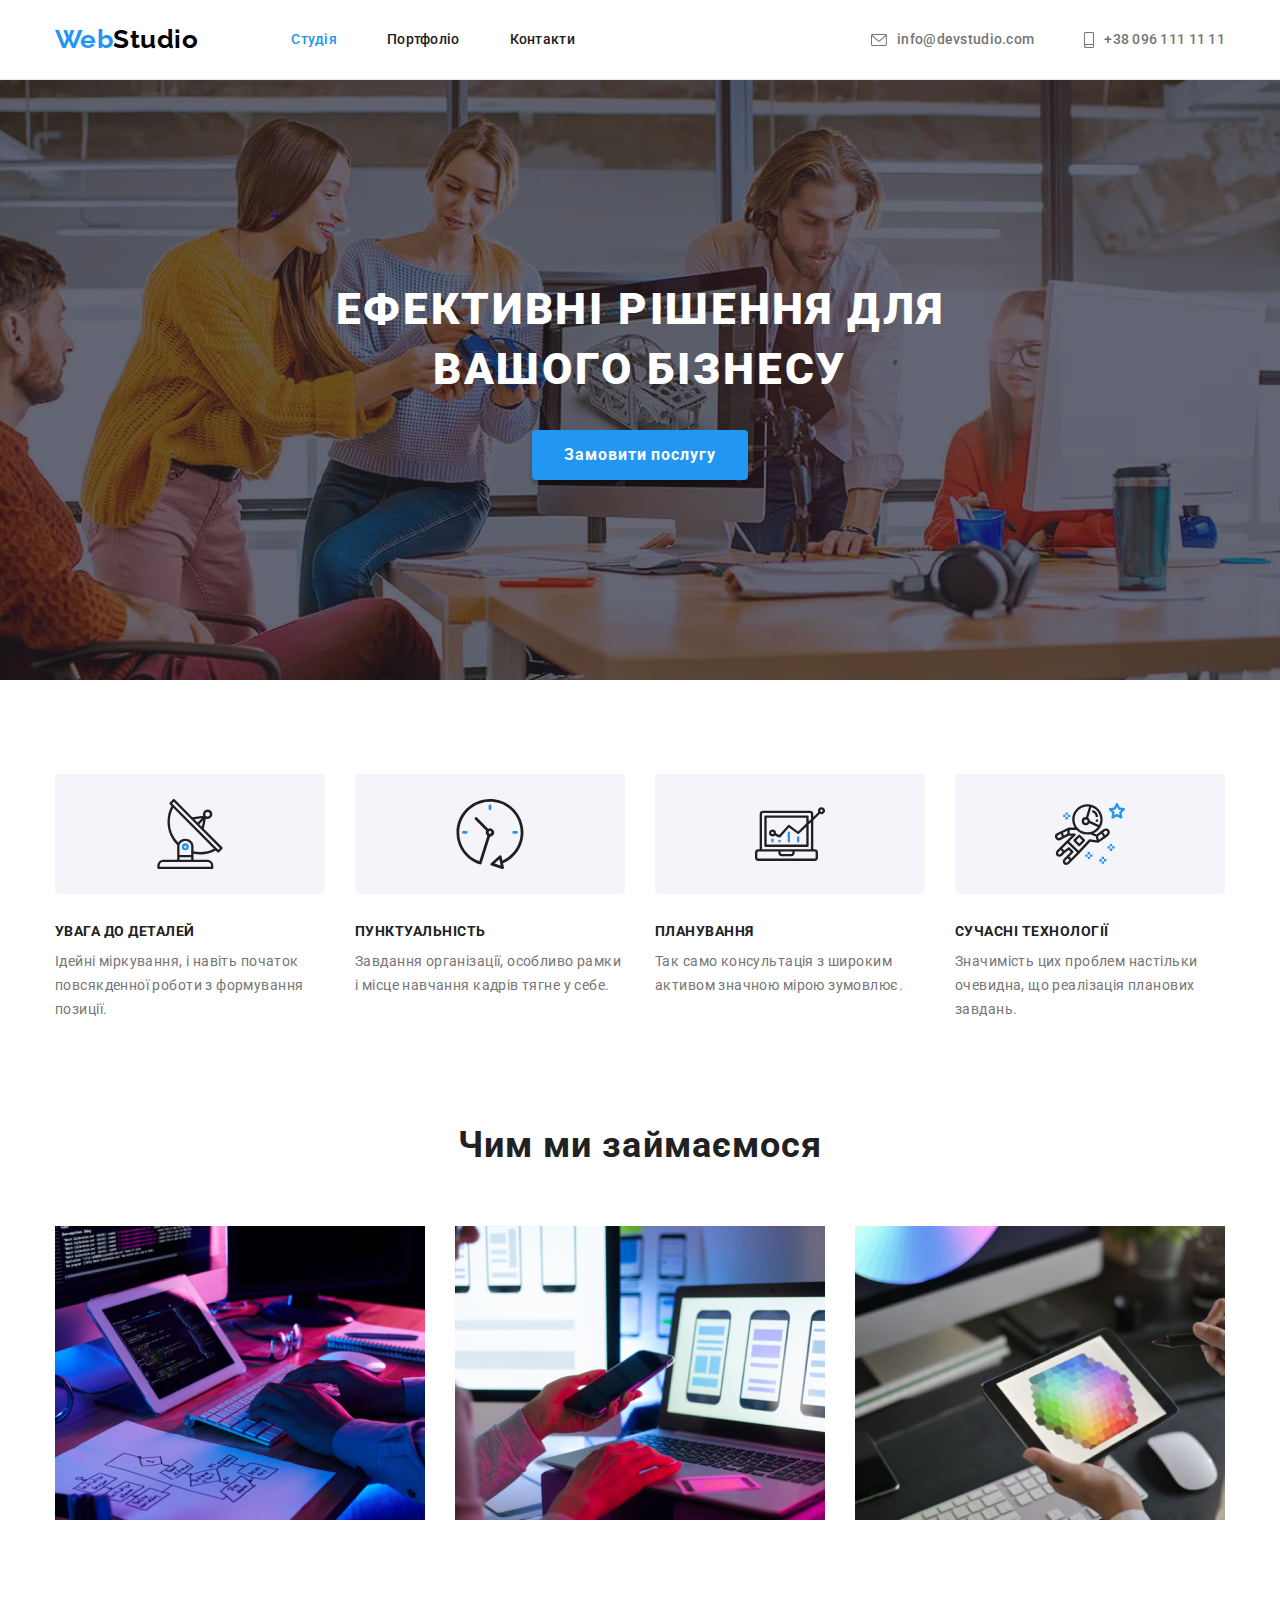
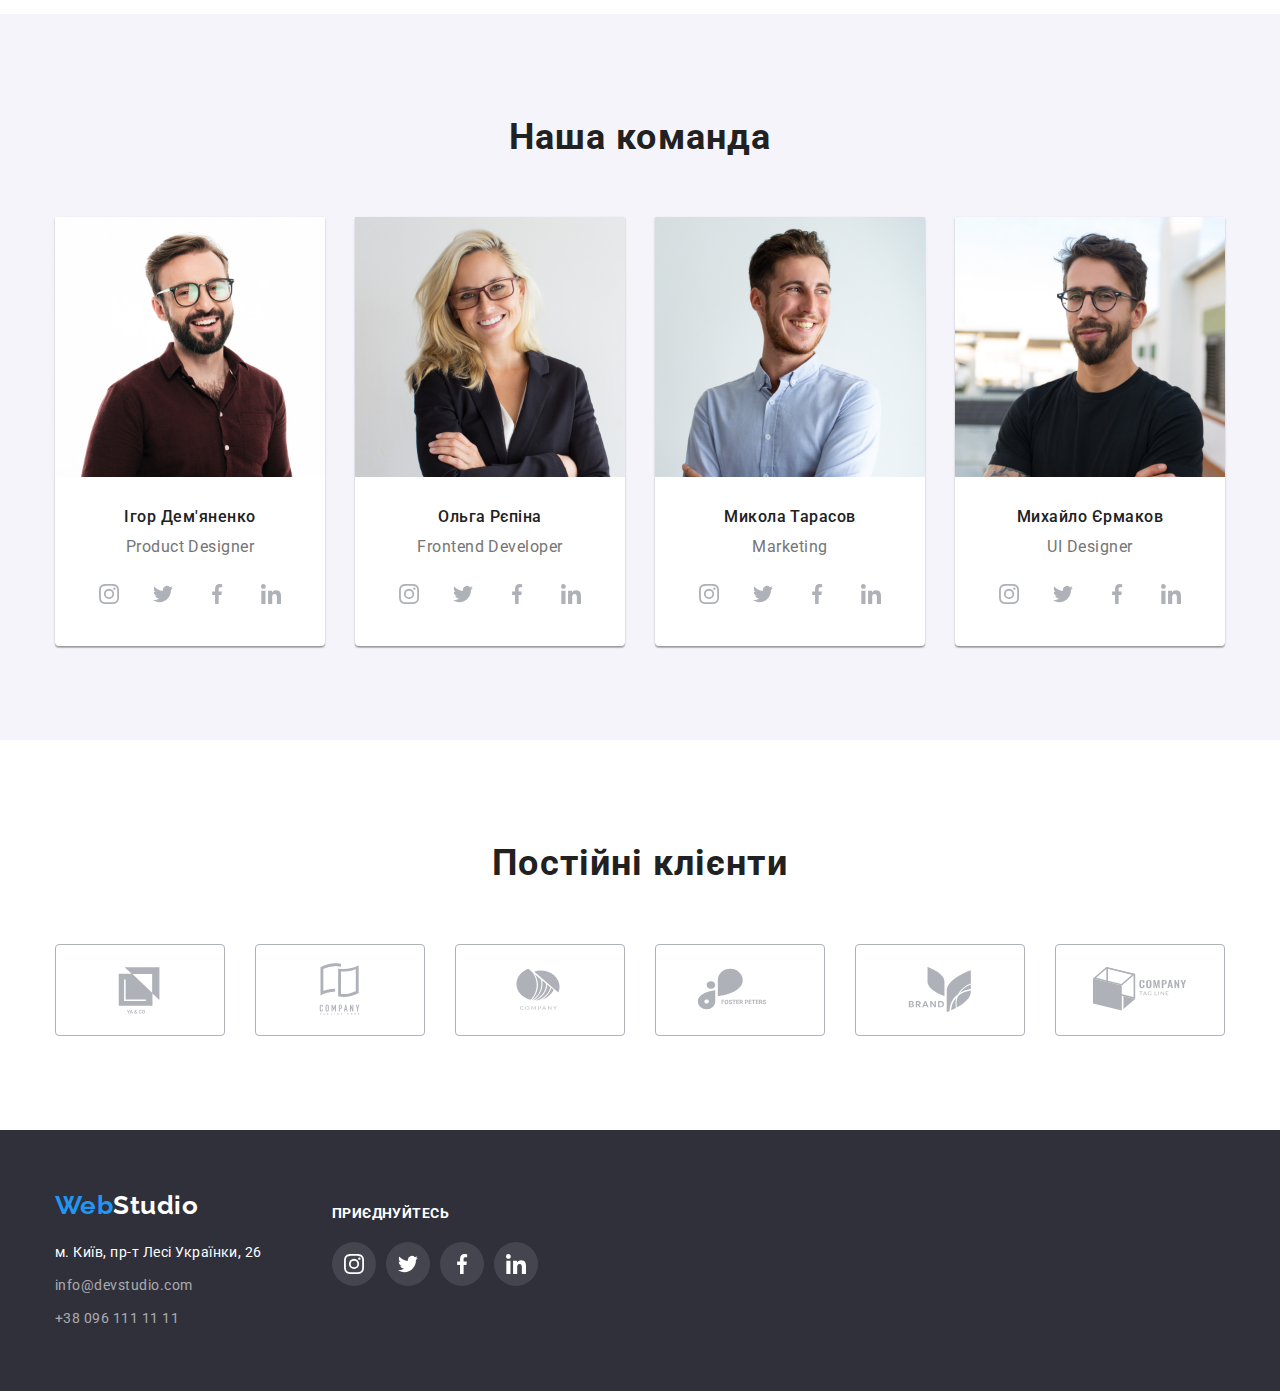
<file: index.html>
<!DOCTYPE html>
<html lang="uk">
<head>
    <meta charset="UTF-8">
    <meta http-equiv="X-UA-Compatible" content="IE=edge">
    <meta name="viewport" content="width=device-width, initial-scale=1.0">
    <title>Studio</title>
    <link href="https://fonts.googleapis.com/css2?family=Raleway:wght@700&family=Roboto:wght@400;500;700;900&display=swap"
            rel="stylesheet">
    <link rel="stylesheet" href="https://cdnjs.cloudflare.com/ajax/libs/modern-normalize/1.1.0/modern-normalize.min.css">
    <link rel="stylesheet" href="./css/styles.css">
</head>

    <!-- Шапка -->
    <header class="header">
        <div class="container main-helmet">
            <nav class="helmet">
                <a href="./index.html">
                    <span class="logo-one">Web</span><span class="logo-head-two">Studio</span>
                </a>
                <ul class="header-nav">
                    <li class="head-item"><a class="head-link active-link" href="./index.html">Студія</a></li>
                    <li class="head-item"><a class="head-link" href="./portfolio.html">Портфоліо</a></li>
                    <li class="head-item"><a class="head-link" href="">Контакти</a></li>
                </ul>
            </nav>

            <ul class="header-contacts">
                <li class="contact-item">
                    <a class="contact-link" href="mailto:info@devstudio.com">
                        <svg class="head-icon" width="16" height="12">
                            <use href="./images/icons.svg#head-envelope"></use>
                        </svg> 
                        info@devstudio.com
                    </a>
                </li>
                <li class="contact-item">
                    <a class="contact-link" href="tel:+380961111111">
                        <svg class="head-icon" width="10" height="16">
                            <use href="./images/icons.svg#head-smartphone"></use>
                        </svg> 
                        +38 096 111 11 11
                    </a>
                </li>
            </ul>
        </div>
    </header>

    <main> 
    <!--Стартовый экран  -->
        <section class="hero hero-back">
            <div class="container">
                <h1 class="hero-title">ЕФЕКТИВНІ РІШЕННЯ ДЛЯ<br>ВАШОГО БІЗНЕСУ</h1>
                <button class="hero-button" type="button">Замовити послугу</button>
            </div>       
        </section>

    <!--  Перечень преимуществ-->
        <section class="section">
            <div class="container">
                <h2 class="hidden">Перелік</h2>
                <ul class="edge-list">
                    <li class="edge-item">
                        <div class="edge-block">
                            <svg class="edge-icon" width="70" height="70">
                                <use href="./images/icons.svg#edge-antenna"></use>
                            </svg>
                        </div>
                        <h3 class="edge-title">УВАГА ДО ДЕТАЛЕЙ</h3>
                        <p class="edge-text">Ідейні міркування, і навіть початок повсякденної роботи з формування позиції.</p>
                    </li>
                    <li class="edge-item">
                        <div class="edge-block">
                            <svg class="edge-icon" width="70" height="70">
                                <use href="./images/icons.svg#edge-clock"></use>
                            </svg>
                        </div>
                        <h3 class="edge-title">ПУНКТУАЛЬНІСТЬ</h3>
                        <p class="edge-text">Завдання організації, особливо рамки і місце навчання кадрів тягне у себе.</p>
                    </li>
                    <li class="edge-item">
                        <div class="edge-block">
                            <svg class="edge-icon" width="70" height="70">
                                <use href="./images/icons.svg#edge-diagram"></use>
                            </svg>
                        </div>
                        <h3 class="edge-title">ПЛАНУВАННЯ</h3>
                        <p class="edge-text">Так само консультація з широким активом значною мірою зумовлює.</p>
                    </li>
                    <li class="edge-item">
                        <div class="edge-block">
                            <svg class="edge-icon" width="70" height="70">
                                <use href="./images/icons.svg#edge-astronaut"></use>
                            </svg>
                        </div>
                        <h3 class="edge-title">СУЧАСНІ ТЕХНОЛОГІЇ</h3>
                        <p class="edge-text">Значимість цих проблем настільки очевидна, що реалізація планових завдань.</p>
                    </li>
                </ul>
            </div>
        </section>

    <!-- Чем мы занимаемся -->
        <section class="section bussines">
            <div class="container">
                <h2 class="bussines-title">Чим ми займаємося</h2>
                <ul class="bussines-list">
                    <li>
                            <img src="./images/box_1.png" 
                            alt="людина за роботою" 
                            width="370">
                    </li>
                    <li>
                            <img src="./images/box_2.png" 
                            alt="людина, ноутбук та смартфон"
                            width="370">
                    </li>
                    <li>
                            <img src="./images/box_3.png" 
                            alt="людина та планшет з палітрою" 
                            width="370">
                    </li>
                </ul>
            </div>
        </section>

    <!-- Наша команда -->
        <section class="section our-team">
            <div class="container">
                <h2 class="our-team-title">Наша команда</h2>
                <ul class="our-team-list">
                    <li class="our-team-item">
                        <img src="./images/01_igor.jpg" alt="Ігор Дем'яненко" width="270">
                        <div class="team-wadding">
                            <h3 class="team-title">Ігор Дем'яненко</h3>
                            <p class="our-team-text" lang="en">Product Designer</p>
                            <ul class="team-social">
                                <li>
                                    <a class="link-socail" target="_blank" rel="noopener noreferrer" href="">
                                        <svg class="team-icon" width="20" height="20">
                                            <use href="./images/icons.svg#team-instagram"></use>
                                        </svg>
                                    </a>
                                </li>
                                <li>
                                    <a class="link-socail" target="_blank" rel="noopener noreferrer" href="">
                                        <svg class="team-icon" width="20" height="20">
                                            <use href="./images/icons.svg#team-twitter"></use>
                                        </svg>
                                    </a>
                                </li>
                                <li>
                                    <a class="link-socail" target="_blank" rel="noopener noreferrer" href="">
                                        <svg class="team-icon" width="20" height="20">
                                            <use href="./images/icons.svg#team-facebook"></use>
                                        </svg>
                                    </a>
                                </li>
                                <li>
                                    <a class="link-socail" target="_blank" rel="noopener noreferrer" href="">
                                        <svg class="team-icon" width="20" height="20">
                                            <use href="./images/icons.svg#team-linkedin"></use>
                                        </svg>
                                    </a>
                                </li>
                            </ul>
                        </div>
                    </li>
                    <li class="our-team-item">
                        <img src="./images/02_olga.jpg" alt="Ольга Рєпіна" width="270">
                        <div class="team-wadding">
                            <h3 class="team-title">Ольга Рєпіна</h3>
                            <p class="our-team-text" lang="en">Frontend Developer</p>
                            <ul class="team-social">
                                <li>
                                    <a class="link-socail" target="_blank" rel="noopener noreferrer" href="">
                                        <svg class="team-icon" width="20" height="20">
                                            <use href="./images/icons.svg#team-instagram"></use>
                                        </svg>
                                    </a>
                                </li>
                                <li>
                                    <a class="link-socail" target="_blank" rel="noopener noreferrer" href="">
                                        <svg class="team-icon" width="20" height="20">
                                            <use href="./images/icons.svg#team-twitter"></use>
                                        </svg>
                                    </a>
                                </li>
                                <li>
                                    <a class="link-socail" target="_blank" rel="noopener noreferrer" href="">
                                        <svg class="team-icon" width="20" height="20">
                                            <use href="./images/icons.svg#team-facebook"></use>
                                        </svg>
                                    </a>
                                </li>
                                <li>
                                    <a class="link-socail" target="_blank" rel="noopener noreferrer" href="">
                                        <svg class="team-icon" width="20" height="20">
                                            <use href="./images/icons.svg#team-linkedin"></use>
                                        </svg>
                                    </a>
                                </li>
                            </ul>
                        </div>
                    </li>
                    <li class="our-team-item">
                        <img src="./images/03_mykola.jpg" alt="Микола Тарасов" width="270">
                        <div class="team-wadding">
                            <h3 class="team-title">Микола Тарасов</h3>
                            <p class="our-team-text" lang="en">Marketing</p>
                            <ul class="team-social">
                                <li>
                                    <a class="link-socail" target="_blank" rel="noopener noreferrer" href="">
                                        <svg class="team-icon" width="20" height="20">
                                            <use href="./images/icons.svg#team-instagram"></use>
                                        </svg>
                                    </a>
                                </li>
                                <li>
                                    <a class="link-socail" target="_blank" rel="noopener noreferrer" href="">
                                        <svg class="team-icon" width="20" height="20">
                                            <use href="./images/icons.svg#team-twitter"></use>
                                        </svg>
                                    </a>
                                </li>
                                <li>
                                    <a class="link-socail" target="_blank" rel="noopener noreferrer" href="">
                                        <svg class="team-icon" width="20" height="20">
                                            <use href="./images/icons.svg#team-facebook"></use>
                                        </svg>
                                    </a>
                                </li>
                                <li>
                                    <a class="link-socail" target="_blank" rel="noopener noreferrer" href="">
                                        <svg class="team-icon" width="20" height="20">
                                            <use href="./images/icons.svg#team-linkedin"></use>
                                        </svg>
                                    </a>
                                </li>
                            </ul>
                        </div>
                    </li>
                    <li class="our-team-item">
                        <img src="./images/04_myhailo.jpg" alt="Михайло Єрмаков" width="270">
                        <div class="team-wadding">
                            <h3 class="team-title">Михайло Єрмаков</h3>
                            <p class="our-team-text" lang="en">UI Designer</p>
                            <ul class="team-social">
                                <li>
                                    <a class="link-socail" target="_blank" rel="noopener noreferrer" href="">
                                        <svg class="team-icon" width="20" height="20">
                                            <use href="./images/icons.svg#team-instagram"></use>
                                        </svg>
                                    </a>
                                </li>
                                <li>
                                    <a class="link-socail" target="_blank" rel="noopener noreferrer" href="">
                                        <svg class="team-icon" width="20" height="20">
                                            <use href="./images/icons.svg#team-twitter"></use>
                                        </svg>
                                    </a>
                                </li>
                                <li>
                                    <a class="link-socail" target="_blank" rel="noopener noreferrer" href="">
                                        <svg class="team-icon" width="20" height="20">
                                            <use href="./images/icons.svg#team-facebook"></use>
                                        </svg>
                                    </a>
                                </li>
                                <li>
                                    <a class="link-socail" target="_blank" rel="noopener noreferrer" href="">
                                        <svg class="team-icon" width="20" height="20">
                                            <use href="./images/icons.svg#team-linkedin"></use>
                                        </svg>
                                    </a>
                                </li>
                            </ul>
                        </div>
                    </li>
                </ul>
            </div>
        </section>

    <!-- Постоянные клиенты -->
        <section class="section">
            <div class="container">
                <h2 class="clients-title">Постійні клієнти</h2>
                <ul class="clients-list">
                    <li>
                        <a class="clients-link" target="_blank" rel="noopener noreferrer" href="">
                            <svg class="clients-icon" width="106" height="60">
                                <use href="./images/icons.svg#logo-01"></use>
                            </svg>
                        </a>
                    </li>
                    <li>
                        <a class="clients-link" target="_blank" rel="noopener noreferrer" href="">
                            <svg class="clients-icon" width="106" height="60">
                                <use href="./images/icons.svg#logo-02"></use>
                            </svg>
                        </a>
                    </li>
                    <li>
                        <a class="clients-link" target="_blank" rel="noopener noreferrer" href="">
                            <svg class="clients-icon" width="106" height="60">
                                <use href="./images/icons.svg#logo-03"></use>
                            </svg>
                        </a>
                    </li>
                    <li>
                        <a class="clients-link" target="_blank" rel="noopener noreferrer" href="">
                            <svg class="clients-icon" width="106" height="60">
                                <use href="./images/icons.svg#logo-04"></use>
                            </svg>
                        </a>
                    </li>
                    <li>
                        <a class="clients-link" target="_blank" rel="noopener noreferrer" href="">
                            <svg class="clients-icon" width="106" height="60">
                                <use href="./images/icons.svg#logo-05"></use>
                            </svg>
                        </a>
                    </li>
                    <li>
                        <a class="clients-link" target="_blank" rel="noopener noreferrer" href="">
                            <svg class="clients-icon" width="106" height="60">
                                <use href="./images/icons.svg#logo-06"></use>
                            </svg>
                        </a>
                    </li>
                </ul>
            </div>        
        </section>
    </main>

    <!-- Подвал -->
    <footer class="footer">
        <div class="container footer-block">
            <div class="logo-adress">
                <a href="./index.html">
                    <span class="logo-one">Web</span><span class="logo-footer-two">Studio</span>
                </a>
                <address>
                    <a class="footer-adress" href="https://goo.gl/maps/2t63Xu3BBMs6bq1B9" 
                    target="_blank" 
                    rel="noopener noreferrer">м. Київ, пр-т Лесі Українки, 26</a>
                    <a class="footer-contact" href="mailto:info@devstudio.com">info@devstudio.com</a>
                    <a class="footer-contact" href="tel:+380961111111">+38 096 111 11 11</a>
                </address>
            </div>

            <div class="footer-links">
                <h3 class="footer-title">Приєднуйтесь</h3>
                <ul class="footer-social">
                    <li class="footer-item">
                        <a class="footer-link-socail" target="_blank" rel="noopener noreferrer" href="">
                            <svg class="footer-socail-icon" width="20" height="20">
                                <use href="./images/icons.svg#team-instagram"></use>
                            </svg>
                        </a>
                    </li>
                    <li class="footer-item">
                        <a class="footer-link-socail" target="_blank" rel="noopener noreferrer" href="">
                            <svg class="footer-socail-icon" width="20" height="20">
                                <use href="./images/icons.svg#team-twitter"></use>
                            </svg>
                        </a>
                    </li>
                    <li class="footer-item">
                        <a class="footer-link-socail" target="_blank" rel="noopener noreferrer" href="">
                            <svg class="footer-socail-icon" width="20" height="20">
                                <use href="./images/icons.svg#team-facebook"></use>
                            </svg>
                        </a>
                    </li>
                    <li class="footer-item">
                        <a class="footer-link-socail" target="_blank" rel="noopener noreferrer" href="">
                            <svg class="footer-socail-icon" width="20" height="20">
                                <use href="./images/icons.svg#team-linkedin"></use>
                            </svg>
                        </a>
                    </li>
                </ul>
            </div>
            
        </div>
    </footer>
</body>
</html>
</file>
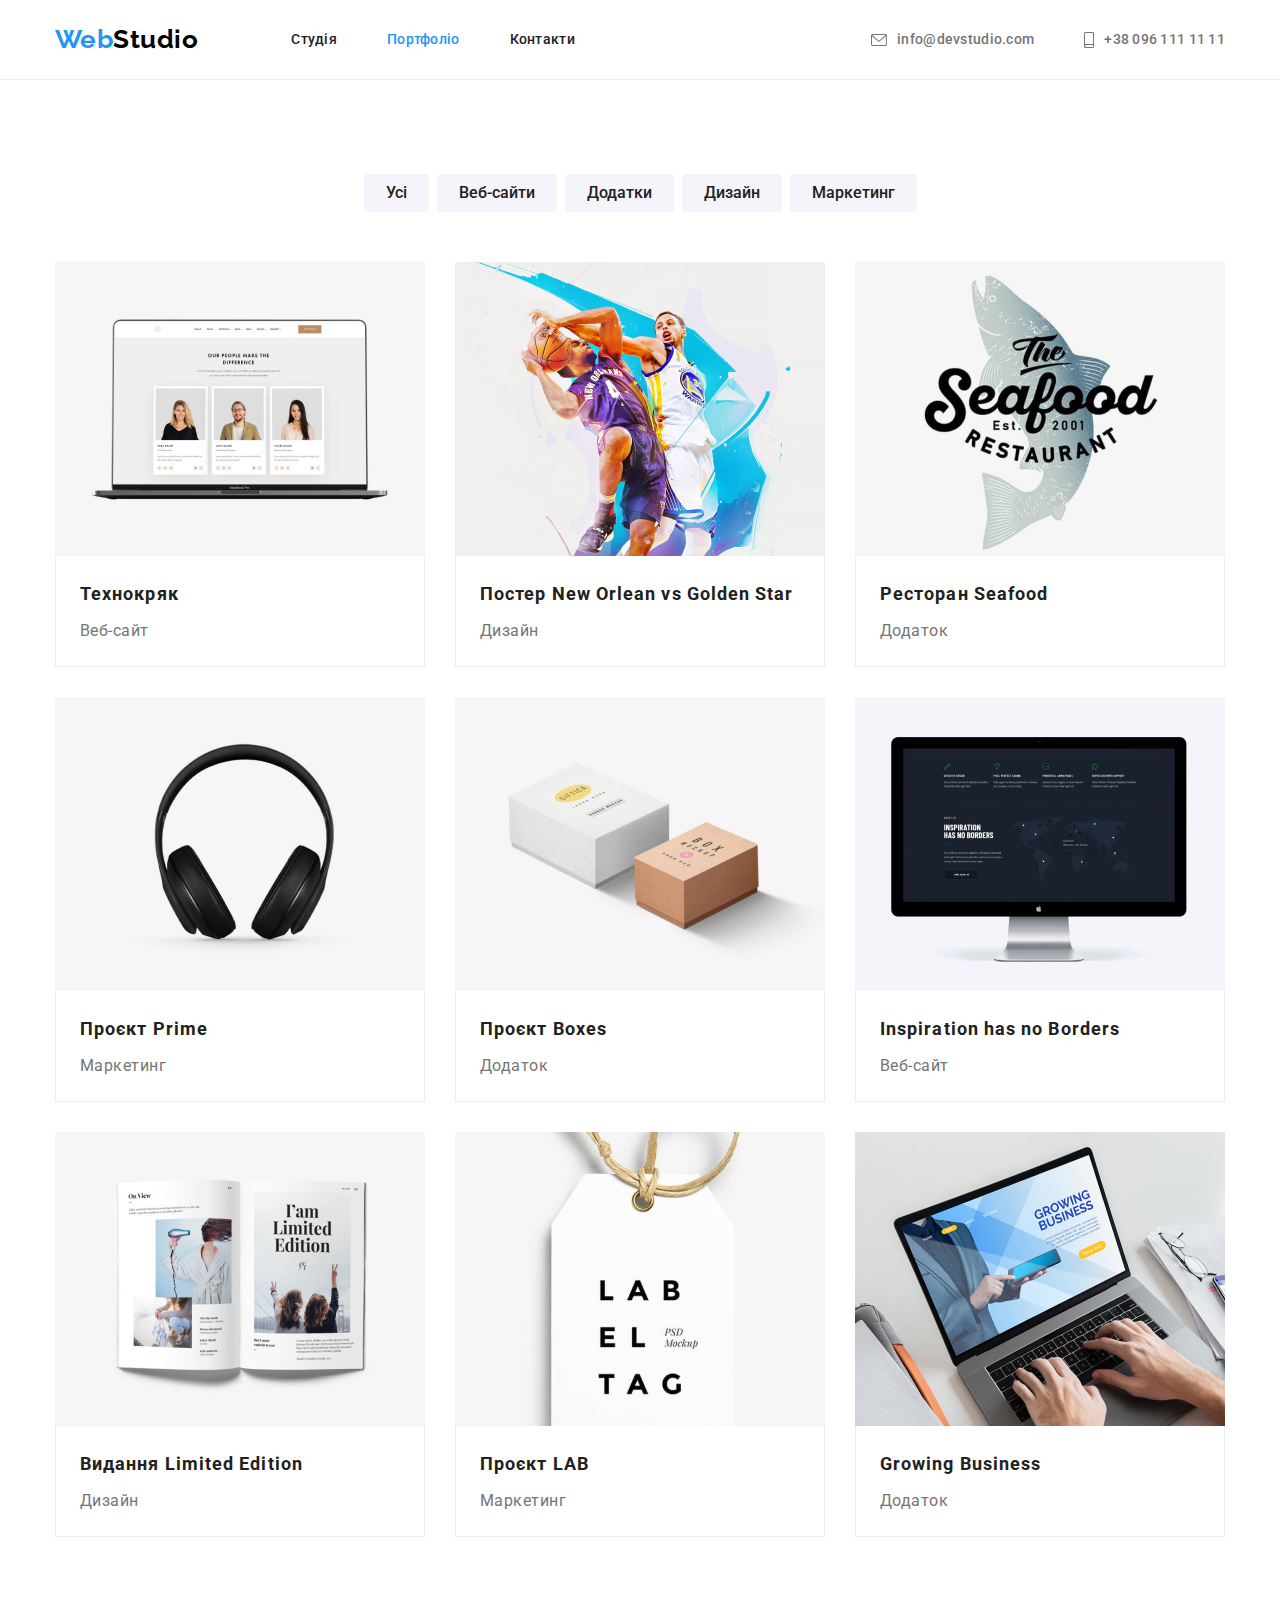
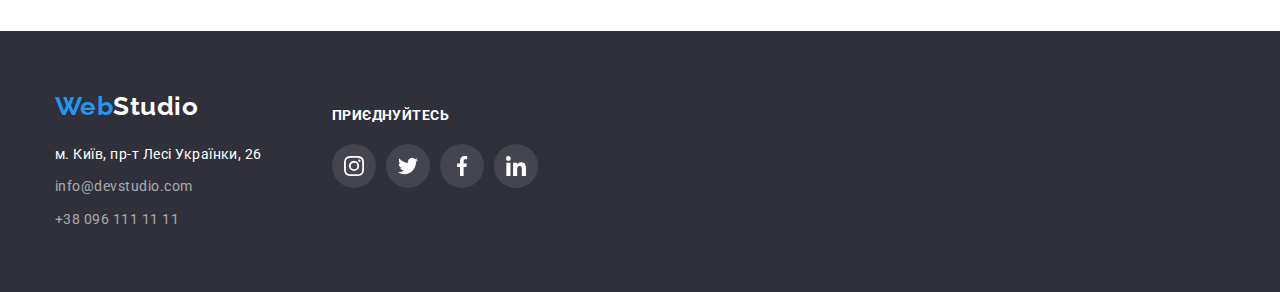
<file: portfolio.html>
<!DOCTYPE html>
<html lang="uk">
<head>
    <meta charset="UTF-8">
    <meta http-equiv="X-UA-Compatible" content="IE=edge">
    <meta name="viewport" content="width=device-width, initial-scale=1.0">
    <title>Portfolio</title>
    <link href="https://fonts.googleapis.com/css2?family=Raleway:wght@700&family=Roboto:wght@400;500;700;900&display=swap"
            rel="stylesheet">
    <link rel="stylesheet" href="https://cdnjs.cloudflare.com/ajax/libs/modern-normalize/1.1.0/modern-normalize.min.css">
    <link rel="stylesheet" href="./css/styles.css">
</head>

<body>
    <!-- Шапка -->
    <header class="header">
        <div class="container main-helmet">
            <nav class="helmet">
                <a href="./index.html">
                    <span class="logo-one">Web</span><span class="logo-head-two">Studio</span>
                </a>
                <ul class="header-nav">
                    <li class="head-item"><a class="head-link" href="./index.html">Студія</a></li>
                    <li class="head-item"><a class="head-link active-link" href="./portfolio.html">Портфоліо</a></li>
                    <li class="head-item"><a class="head-link" href="">Контакти</a></li>
                </ul>
            </nav>

            <ul class="header-contacts">
                <li class="contact-item">
                    <a class="contact-link" href="mailto:info@devstudio.com">
                        <svg class="head-icon" width="16" height="12">
                            <use href="./images/icons.svg#head-envelope"></use>
                        </svg> 
                        info@devstudio.com
                    </a>
                </li>
                <li class="contact-item">
                    <a class="contact-link" href="tel:+380961111111">
                        <svg class="head-icon" width="10" height="16">
                            <use href="./images/icons.svg#head-smartphone"></use>
                        </svg> 
                        +38 096 111 11 11
                    </a>
                </li>
            </ul>
        </div>
    </header>

    <main>
        <section class="section">
            <div class="container">
                <h1 class="hidden">Наші роботи</h1>
                <ul class="but-main">
                    <li class="but-list">
                        <button class="port-button" type="button">Усі</button>
                    </li>
                    <li class="but-list">
                        <button class="port-button" type="button">Веб-сайти</button>
                    </li>
                    <li class="but-list">
                        <button class="port-button" type="button">Додатки</button>
                    </li>
                    <li class="but-list">
                        <button class="port-button" type="button">Дизайн</button>
                    </li>
                    <li class="but-list">
                        <button class="port-button" type="button">Маркетинг</button>
                    </li>
                </ul>

<!-- Список работ -->
                <ul class="work-list">
                    <li class="work-item">
                        <a class="work-link" href="">
                            <img src="./images/techkryak.jpg" alt="екран ноутбука з портретами" width="370">
                            <div class="work-wadding">
                                <h2 class="work-title">Технокряк</h2>
                                <p class="work-text">Веб-сайт</p>
                            </div>
                        </a>
                    </li>
                    <li class="work-item">
                        <a class="work-link" href="">
                            <img src="./images/new-orlean-vs-golden-star.jpg" alt="баскетболісти" width="370">
                            <div class="work-wadding">
                                <h2 class="work-title">Постер New Orlean vs Golden Star</h2>
                                <p class="work-text">Дизайн</p>
                            </div>
                        </a>
                    </li>
                    <li class="work-item">
                        <a class="work-link" href="">
                            <img src="./images/seafood.jpg" alt="логотип ресторану сііфуд" width="370">
                            <div class="work-wadding">
                                <h2 class="work-title">Ресторан Seafood</h2>
                                <p class="work-text">Додаток</p>
                            </div>
                        </a>
                    </li>
                    <li class="work-item">
                        <a class="work-link" href="">
                            <img src="./images/prime.jpg" alt="навушники" width="370">
                            <div class="work-wadding">
                                <h2 class="work-title">Проєкт Prime</h2>
                                <p class="work-text">Маркетинг</p>
                            </div>
                        </a>
                    </li>
                    <li class="work-item">
                        <a class="work-link" href="">
                            <img src="./images/boxes.jpg" alt="дві коробки" width="370">
                            <div class="work-wadding">
                                <h2 class="work-title">Проєкт Boxes</h2>
                                <p class="work-text">Додаток</p>
                            </div>
                        </a>
                    </li>
                    <li class="work-item">
                        <a class="work-link" href="">
                            <img src="./images/no-borders.jpg" alt="монітор з зображенням" width="370">
                            <div class="work-wadding">
                                <h2 class="work-title">Inspiration has no Borders</h2>
                                <p class="work-text">Веб-сайт</p>
                            </div>
                        </a>
                    </li>
                    <li class="work-item">
                        <a class="work-link" href="">
                            <img src="./images/limited-edition.jpg" alt="розгорнута книга" width="370">
                            <div class="work-wadding">
                                <h2 class="work-title">Видання Limited Edition</h2>
                                <p class="work-text">Дизайн</p>
                            </div>
                        </a>
                    </li>
                    <li class="work-item">
                        <a class="work-link" href="">
                            <img src="./images/lab.jpg" alt="біла бірка з буквами" width="370">
                            <div class="work-wadding">
                                <h2 class="work-title">Проєкт LAB</h2>
                                <p class="work-text">Маркетинг</p>
                            </div>
                        </a>
                    </li>
                    <li class="work-item">
                        <a class="work-link" href="">
                            <img src="./images/growing-bussines.jpg" alt="людина за ноутбуком" width="370">
                            <div class="work-wadding">
                                <h2 class="work-title">Growing Business</h2>
                                <p class="work-text">Додаток</p>
                            </div>
                        </a>
                    </li>
                </ul>
            </div>
        </section>
    </main>

    <!-- Подвал -->
    <footer class="footer">
        <div class="container footer-block">
            <div class="logo-adress">
                <a href="./index.html">
                    <span class="logo-one">Web</span><span class="logo-footer-two">Studio</span>
                </a>
                <address>
                    <a class="footer-adress" href="https://goo.gl/maps/2t63Xu3BBMs6bq1B9" 
                    target="_blank" 
                    rel="noopener noreferrer">м. Київ, пр-т Лесі Українки, 26</a>
                    <a class="footer-contact" href="mailto:info@devstudio.com">info@devstudio.com</a>
                    <a class="footer-contact" href="tel:+380961111111">+38 096 111 11 11</a>
                </address>
            </div>

            <div class="footer-links">
                <h3 class="footer-title">Приєднуйтесь</h3>
                <ul class="footer-social">
                    <li class="footer-item">
                        <a class="footer-link-socail" target="_blank" rel="noopener noreferrer" href="">
                            <svg class="footer-socail-icon" width="20" height="20">
                                <use href="./images/icons.svg#team-instagram"></use>
                            </svg>
                        </a>
                    </li>
                    <li class="footer-item">
                        <a class="footer-link-socail" target="_blank" rel="noopener noreferrer" href="">
                            <svg class="footer-socail-icon" width="20" height="20">
                                <use href="./images/icons.svg#team-twitter"></use>
                            </svg>
                        </a>
                    </li>
                    <li class="footer-item">
                        <a class="footer-link-socail" target="_blank" rel="noopener noreferrer" href="">
                            <svg class="footer-socail-icon" width="20" height="20">
                                <use href="./images/icons.svg#team-facebook"></use>
                            </svg>
                        </a>
                    </li>
                    <li class="footer-item">
                        <a class="footer-link-socail" target="_blank" rel="noopener noreferrer" href="">
                            <svg class="footer-socail-icon" width="20" height="20">
                                <use href="./images/icons.svg#team-linkedin"></use>
                            </svg>
                        </a>
                    </li>
                </ul>
            </div>
            
        </div>
    </footer>
</body>
</html>
</file>
<file: css/styles.css>
/*--- CSS переменные ---*/
    :root {
        --pure-white: #ffffff;
        --primary-text-color: #757575;
        --main-text-color: #212121;
        --sec-title: #212121;
        --link-color: #2196F3;
        --bg-color: #F5F4FA;
        --bg-color-button: #2196F3;
        --icon-color: #AFB1B8;

        --border-radius: 4px;
    }

/*--- Общий стиль ---*/
    body {
        color: var(--primary-text-color);

        background-color: var(--pure-white);

        font-family: Roboto, sans-serif;

        letter-spacing: 0.03em;
        }
    
    h1,h2, h3, h4, h5, h6, p { margin: 0; }

    ul {
        list-style: none;
        padding: 0;
        margin: 0;
    }

    li { list-style: none; }

    a { 
        text-decoration: none;
        cursor: pointer;
    }

    img { display: block; }

/* Разметка */
    .section {
        padding: 94px 0;
    }

    .container {
        width: 1200px;
        padding-left: 15px;
        padding-right: 15px;
        margin: 0 auto;
    }

    .hidden {
        position: absolute;
        width: 1px;
        height: 1px;
        margin: -1px;
        border: 0;
        padding: 0;
        white-space: nowrap;
        clip-path: inset(100%);
        clip: rect(0 0 0 0);
        overflow: hidden;
    }

/*--- Логотип ---*/
    .logo-one {
        color: #2196F3;
    }

    .logo-head-two {
        color: #000000;
    }

    .logo-footer-two {
        color: #FFFFFF;
    }

    .logo-one,
    .logo-head-two,
    .logo-footer-two {
        font-family: Raleway, sans-serif;
        font-weight: 700;
        font-size: 26px;
        line-height: 1.2;
    }

/*--- Навигация ---*/
    .header {
        padding: 24px 0;
        border-bottom: 1px solid #ECECEC;
    }

    .main-helmet, .helmet, .header-nav, .header-contacts {
        display: flex;
        align-items: center;
    }

    .header-nav {
        margin-left: 93px;
    }

    .header-nav .head-item:not(:last-child) {
        margin-right: 50px;
    }

    .header-nav .head-link {
        color: #212121;
    }

    .header-nav .head-link:hover,
    .header-nav .head-link:focus {
        color: var(--link-color);
    }

    .header-nav .active-link {
        color: var(--link-color);
    }

    .header-contacts {
        margin-left: auto;
    }

    .header-contacts .contact-link {
        color: #757575;
    }

    .header-contacts .contact-item + .contact-item {
        margin-left: 50px;
    }

    .contact-link {
        display: flex;
        align-items: center;
    }

    .head-icon {
        margin-right: 10px;
        fill: var(--primary-text-color);
    }

    .contact-link:hover,
    .contact-link:focus {
        color: var(--link-color);
    }
    
    .contact-link:hover > .head-icon,
    .contact-link:focus > .head-icon {
        fill: var(--link-color);
    }

    .header-nav .head-item,
    .header-contacts .contact-link {
        font-weight: 500;
        font-size: 14px;
        line-height: 1.14;
        letter-spacing: 0.02em;
    }

/*--- Главный блок ---*/

/* Герой */
    .hero {
        padding-top: 200px;
        padding-bottom: 200px;
    }

    .hero-back {
        max-width: 1600px;
        height: 600px;
        margin: 0 auto;

        background-image: 
        linear-gradient( 
            to right,
            rgba(47, 48, 58, 0.4), 
            rgba(47, 48, 58, 0.4)),
        url(../images/hero-img.jpg);
        background-color: rgba(196, 196, 196, 1);
        background-repeat: no-repeat;
        background-position: center;
        background-size: cover;
    }

    .hero-title {
        margin-bottom: 30px;

        color: var(--pure-white);
        font-weight: 900;
        font-size: 44px;
        line-height: 1.36;
        text-align: center;
        letter-spacing: 0.06em;
        text-transform: uppercase;
    }

/* Преимущества */
    .edge-list {
        display: flex;
        justify-content: space-between;
    }

    .edge-item {
        width: calc((100% - 3*30px) / 4);
        margin-right: 30px;
    }

    .edge-item:last-child {
        margin-right: 0;
    }

    .edge-icon {
        fill: var(--main-text-color);
    }

    .edge-block {
        display: flex;
        justify-content: center;
        align-items: center;
        width: 270px;
        height: 120px;
        margin-bottom: 30px;
        border-radius: var(--border-radius);

        background-color: var(--bg-color);
    }

    .edge-title {
        margin-bottom: 10px;

        color: var(--main-text-color);
        font-weight: 700;
        font-size: 14px;
        line-height: 1.14;
    }

    .edge-text {
        font-weight: 400;
        font-size: 14px;
        line-height: 1.71;
        letter-spacing: 0.03em;
    }

/* Чем мы занимаемся */
    .bussines {
        padding-top: 0;
    }

    .bussines-title {
        margin-bottom: 50px;

        color: var(--sec-title);
        font-weight: 700;
        font-size: 36px;
        line-height: 1.66;
        text-align: center;
        letter-spacing: 0.03em;
    }

    .bussines-list {
        display: flex;
        justify-content: space-between;
    }

/* Наша команда */  
    .our-team {
        background-color: var(--bg-color);
    }

    .our-team-title {
        margin-bottom: 50px;
        
        color: var(--sec-title);
        font-weight: 700;
        font-size: 36px;
        line-height: 1.66;
        text-align: center;
        letter-spacing: 0.03em;
    }

    .our-team-list {
        display: flex;
        justify-content: space-between;
    }

    .our-team-item {
        background-color: var(--pure-white);
        box-shadow: 0px 1px 3px rgba(0, 0, 0, 0.12),
                    0px 1px 1px rgba(0, 0, 0, 0.14),
                    0px 2px 1px rgba(0, 0, 0, 0.2);
        border-radius: 0px 0px 4px 4px;
    }

    .team-wadding {
        padding: 30px 0;
    }

    .team-title {
        color: var(--sec-title);

        margin-bottom: 10px;

        font-weight: 500;
        font-size: 16px;
        line-height: 1.2;
        text-align: center;
        letter-spacing: 0.03em;
    }

    .our-team-text {
        padding-bottom: 16px;

        font-weight: 400;
        font-size: 16px;
        line-height: 1.2;
        text-align: center;
        letter-spacing: 0.03em;
    }

    .team-social {
        display: flex;
        justify-content: space-between;
        margin: 0 32px;
    }
    .link-socail {
        display: flex;
        align-items: center;
        justify-content: center;
        width: 44px;
        height: 44px;
        border-radius: 50%;
    }

    .team-icon {
        fill: var(--icon-color);
    }

    .link-socail:hover,
    .link-socail:focus {
        background-color: var(--link-color);
    }

    .link-socail:hover > .team-icon {
        fill: var(--pure-white);
    }

/* Постоянные клиенты */
    .clients-title {
        color: var(--sec-title);

        margin-bottom: 50px;

        font-weight: 700;
        font-size: 36px;
        line-height: 1.66;
        text-align: center;
        letter-spacing: 0.03em;

    }

    .clients-list {
        display: flex;
        justify-content: space-between;
    }

    .clients-link {
        display: flex;
        align-items: center;
        justify-content: center;
        width: 170px;
        height: 92px;
        border: 1px solid var(--icon-color);
        border-radius: 4px;
    }

    .clients-icon {
        fill: var(--icon-color);
    }

    .clients-link:hover,
    .clients-link:focus {
        border: 1px solid var(--link-color)
    }

    .clients-link:hover > .clients-icon {
        fill: var(--link-color);
    }

/*--- Портфолио ---*/
    .work-list {
        display: flex;
        flex-wrap: wrap;
    }

    .work-item {
        width: calc((100% - 2*30px) / 3);
        margin-right: 30px;
        margin-bottom: 30px;
    }


    .work-item:nth-child(3n) {
        margin-right: 0;
    }

    .work-item:nth-last-child(-n + 3) {
        margin-bottom: 0;
    }

    .work-link {
        display: block;
    }

    .work-link:hover, .work-link:focus {
        box-shadow: 0px 1px 1px rgba(0, 0, 0, 0.12), 
        0px 4px 4px rgba(0, 0, 0, 0.06), 
        1px 4px 6px rgba(0, 0, 0, 0.16);
    }

    .work-title {
        margin-bottom: 4px;

        color: var(--main-text-color);

        font-weight: 700;
        font-size: 18px;
        line-height: 2;
        letter-spacing: 0.06em;
    }

    .work-wadding {
        padding: 20px 24px;

        border: 1px solid rgba(238, 238, 238, 1);
        border-top: none;
    }

    .work-text {
        color: var(--primary-text-color);
        font-weight: 400;
        font-size: 16px;
        line-height: 1.88;
    }

/* Подвал */
    .footer {
        background-color: #2F303A;
        padding: 60px 0;
    }

    .footer-block {
        display: flex;
        align-items: center;
    }

    .container address {
        display: flex;
        flex-direction: column;
        margin-top: 20px;
    }
    
    address a + a {
        margin-top: 9px;
    }

    .footer-adress {
        color: #FFFFFF;
    }

    .footer-contact {
        color: rgba(255, 255, 255, 0.6);
    }

    .footer-contact:hover,
    .footer-contact:focus {
        color: var(--link-color);
    }

    .footer-adress,
    .footer-contact {
        font-style: normal;
        font-weight: 400;
        font-size: 14px;
        line-height: 1.71;
    }

    .footer-links {
        margin: 12px 0 40px 70px;
    }

    .footer-title {
        margin-bottom: 20px;
        font-weight: 700;
        font-size: 14px;
        line-height: 1.14;
        letter-spacing: 0.03em;
        text-transform: uppercase;

        color: var(--pure-white);
    }

    .footer-social {
        display: flex;
    }

    .footer-link-socail {
        display: flex;
        align-items: center;
        justify-content: center;
        width: 44px;
        height: 44px;
        border-radius: 50%;
        background-color: rgba(255, 255, 255, 0.1);;
    }

    .footer-social .footer-item + .footer-item {
        margin-left: 10px;
    }

    .footer-socail-icon {
        fill: var(--pure-white);
    }

    .footer-link-socail:hover,
    .footer-link-socail:focus {
        background-color: var(--link-color);
    }

/* Button */
    .hero-button {
        color: #FFFFFF;
        background-color: var(--bg-color-button);
        box-shadow: 0 4px 4px 0 rgba(0, 0, 0, 0.25);

        font-weight: 700;
        font-size: 16px;
        line-height: 1.88;
        display: flex;
        align-items: center;
        letter-spacing: 0.06em;

        border: none;
        border-radius: var(--border-radius);
        padding: 10px 32px;
        margin: 0 auto;

        cursor: pointer;
    }

    .but-main {
        display: flex;
        justify-content: center;
        margin-bottom: 50px;
    }

    .but-main .but-list + .but-list {
        margin-left: 8px;
    }

    .port-button {
        color: var(--main-text-color);
        background-color: #F5F4FA;
        border: none;

        font-weight: 500;
        font-size: 16px;
        line-height: 1.62;

        border-radius: var(--border-radius);
        padding: 6px 22px;

        cursor: pointer;
    }

    .port-button:hover,
    .port-button:focus {
        color: #FFFFFF;
        background-color: var(--bg-color-button);
        border-color: var(--bg-color-button);
        box-shadow: 0px 3px 1px rgba(0, 0, 0, 0.1), 
                    0px 1px 2px rgba(0, 0, 0, 0.08), 
                    0px 2px 2px rgba(0, 0, 0, 0.12);

        font-weight: 500;
        font-size: 16px;
        line-height: 1.62;
        text-align: center;
    }
</file>
